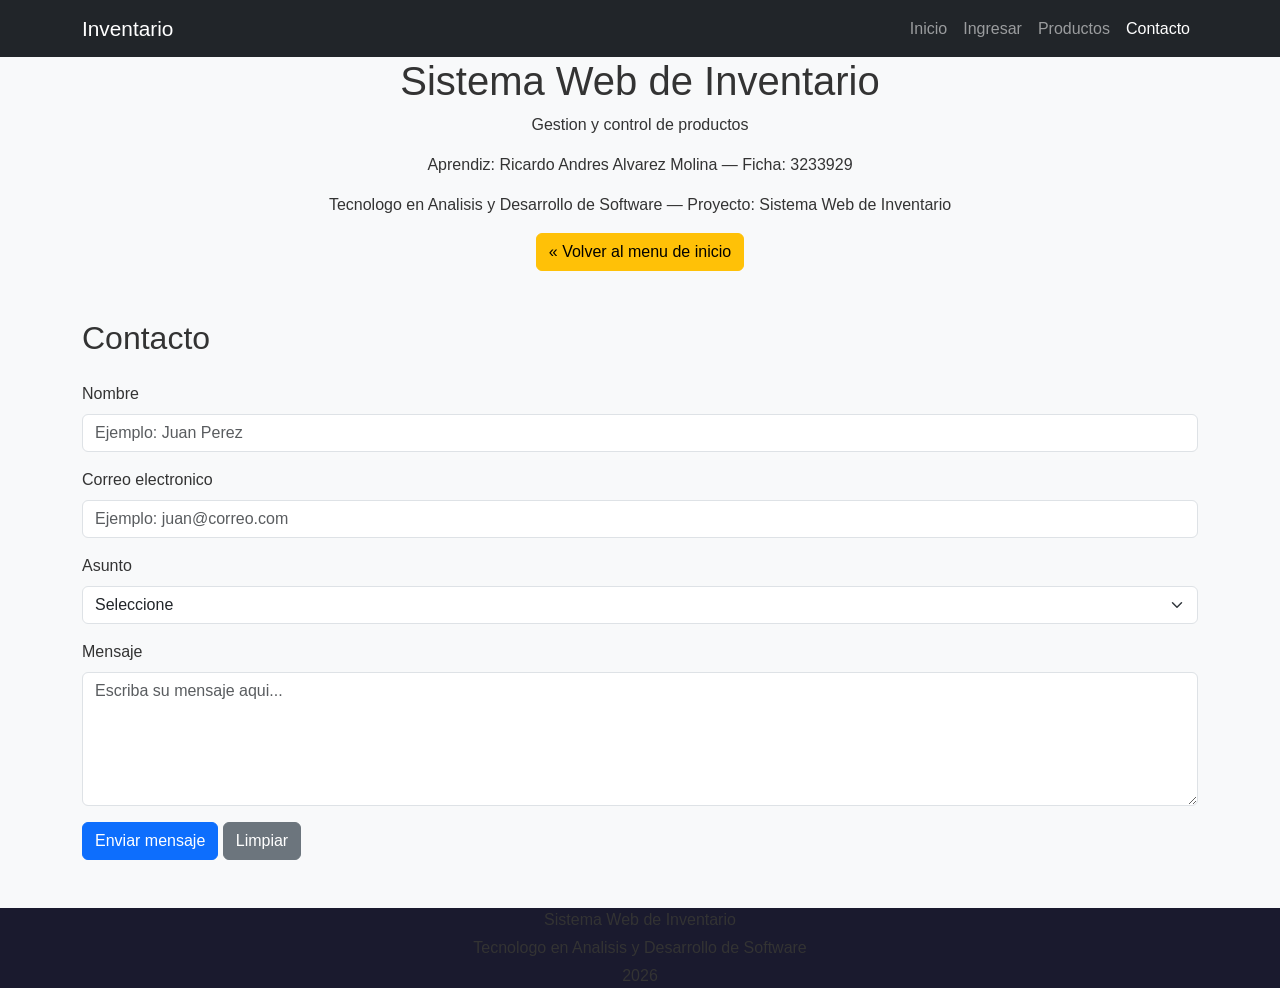
<file: src/main/resources/static/contactos.html>
<!DOCTYPE html>
<html lang="es">
<head>
  <meta charset="UTF-8">
  <meta name="viewport" content="width=device-width, initial-scale=1.0">
  <title>Sistema Web de Inventario | Contacto</title>
  <link rel="stylesheet" href="css/bootstrap/bootstrap.min.css">
  <link rel="stylesheet" href="css/estilos.css">
</head>
<body>

  <nav class="navbar navbar-expand-lg bg-dark navbar-dark">
    <div class="container">
      <a class="navbar-brand" href="index.html">Inventario</a>
      <button class="navbar-toggler" type="button" data-bs-toggle="collapse"
              data-bs-target="#menuNavegacion" aria-controls="menuNavegacion"
              aria-expanded="false" aria-label="Abrir menu de navegacion">
        <span class="navbar-toggler-icon"></span>
      </button>
      <div class="collapse navbar-collapse" id="menuNavegacion">
        <ul class="navbar-nav ms-auto">
          <li class="nav-item">
            <a class="nav-link" href="index.html">Inicio</a>
          </li>
          <li class="nav-item">
            <a class="nav-link" href="registrar.html">Ingresar</a>
          </li>
          <li class="nav-item">
            <a class="nav-link" href="productos.html">Productos</a>
          </li>
          <li class="nav-item">
            <a class="nav-link active" aria-current="page" href="contactos.html">Contacto</a>
          </li>
        </ul>
      </div>
    </div>
  </nav>

  <header class="text-center">
    <h1>Sistema Web de Inventario</h1>
    <p>Gestion y control de productos</p>
    <p>Aprendiz: Ricardo Andres Alvarez Molina &mdash; Ficha: 3233929</p>
    <p>Tecnologo en Analisis y Desarrollo de Software &mdash; Proyecto: Sistema Web de Inventario</p>
    <p class="mt-3 mb-0">
      <a class="btn btn-warning" href="index.html">&laquo; Volver al menu de inicio</a>
    </p>
  </header>

  <main class="container my-5">

    <section>
      <h2 class="mb-4">Contacto</h2>

      <div id="mensaje"></div>

      <form id="formContacto" class="formulario">
        <div class="mb-3">
          <label for="nombreContacto" class="form-label">Nombre</label>
          <input type="text" class="form-control" id="nombreContacto" name="nombreContacto"
                 placeholder="Ejemplo: Juan Perez" required>
        </div>

        <div class="mb-3">
          <label for="correoContacto" class="form-label">Correo electronico</label>
          <input type="email" class="form-control" id="correoContacto" name="correoContacto"
                 placeholder="Ejemplo: juan@correo.com" required>
        </div>

        <div class="mb-3">
          <label for="asuntoContacto" class="form-label">Asunto</label>
          <select class="form-select" id="asuntoContacto" name="asuntoContacto" required>
            <option value="">Seleccione</option>
            <option>Soporte tecnico</option>
            <option>Consulta general</option>
            <option>Sugerencia</option>
            <option>Otro</option>
          </select>
        </div>

        <div class="mb-3">
          <label for="mensajeContacto" class="form-label">Mensaje</label>
          <textarea class="form-control" id="mensajeContacto" name="mensajeContacto"
                    rows="5" placeholder="Escriba su mensaje aqui..." required></textarea>
        </div>

        <button type="submit" class="btn btn-primary">Enviar mensaje</button>
        <button type="reset" class="btn btn-secondary">Limpiar</button>
      </form>
    </section>

  </main>

  <footer class="text-center">
    <p class="mb-1">Sistema Web de Inventario</p>
    <p class="mb-1">Tecnologo en Analisis y Desarrollo de Software</p>
    <p class="mb-0">2026</p>
  </footer>

  <script src="js/bootstrap/bootstrap.bundle.min.js"></script>
  <script src="js/app.js"></script>
</body>
</html>
</file>
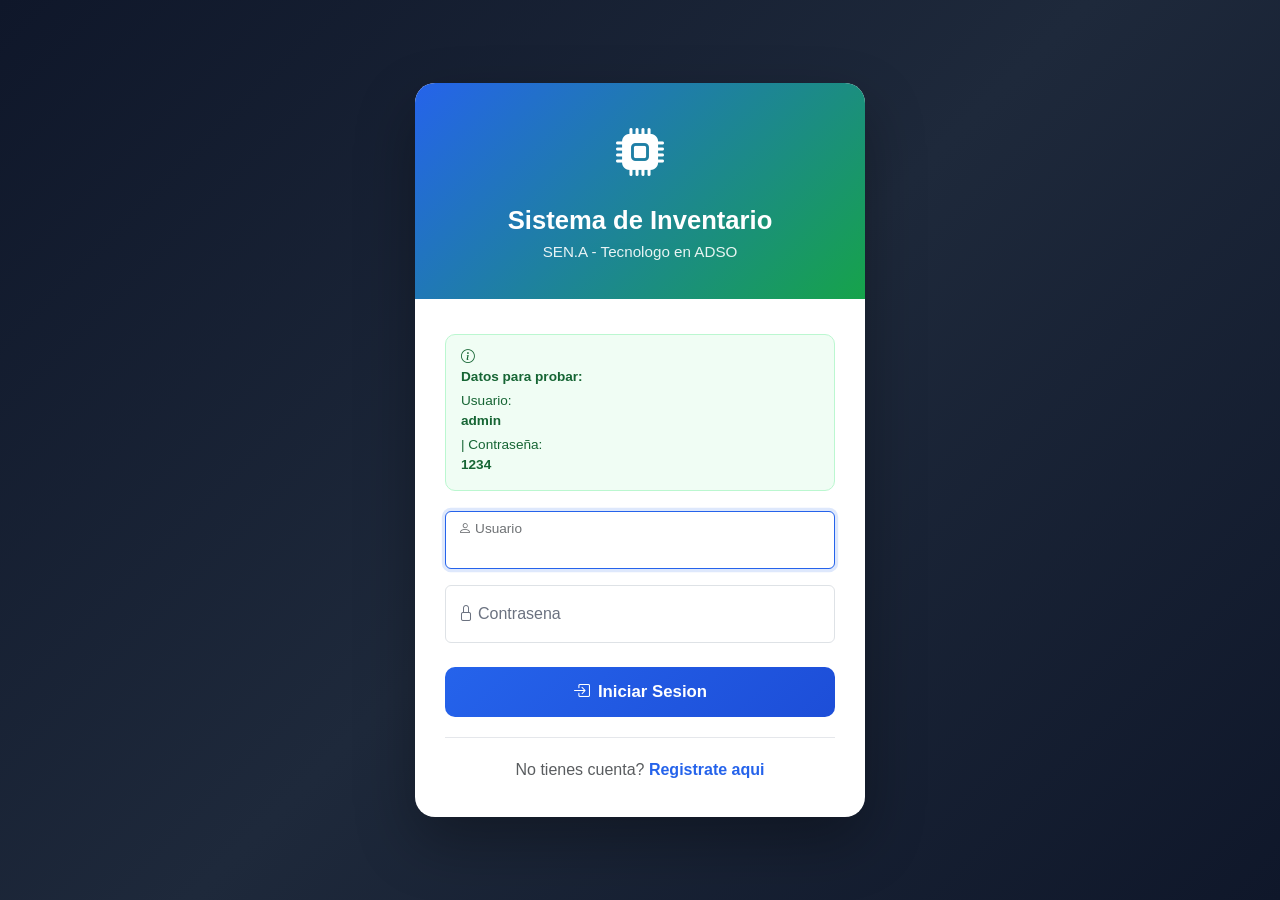
<file: src/main/resources/static/login.html>
<!DOCTYPE html>
<html lang="es">
<head>
    <meta charset="UTF-8">
    <meta name="viewport" content="width=device-width, initial-scale=1.0">
    <title>Iniciar Sesion - Sistema de Inventario</title>
    <link href="https://cdn.jsdelivr.net/npm/bootstrap@5.3.3/dist/css/bootstrap.min.css" rel="stylesheet">
    <link rel="stylesheet" href="https://cdn.jsdelivr.net/npm/bootstrap-icons@1.11.3/font/bootstrap-icons.min.css">
    <style>
        body {
            min-height: 100vh;
            background: linear-gradient(135deg, #0f172a 0%, #1e293b 50%, #0f172a 100%);
            display: flex;
            align-items: center;
            justify-content: center;
            font-family: 'Segoe UI', Tahoma, Geneva, Verdana, sans-serif;
        }
        .login-card {
            background: white;
            border-radius: 20px;
            box-shadow: 0 25px 60px rgba(0,0,0,0.3);
            overflow: hidden;
            max-width: 450px;
            width: 100%;
        }
        .login-header {
            background: linear-gradient(135deg, #2563eb 0%, #16a34a 100%);
            color: white;
            padding: 35px 30px;
            text-align: center;
        }
        .login-header i {
            font-size: 3rem;
            margin-bottom: 15px;
            display: block;
        }
        .login-header h1 {
            font-size: 1.6rem;
            font-weight: 700;
            margin-bottom: 5px;
        }
        .login-header p {
            opacity: 0.9;
            font-size: 0.95rem;
            margin: 0;
        }
        .login-body {
            padding: 35px 30px;
        }
        .form-floating label {
            color: #6b7280;
        }
        .form-control:focus {
            border-color: #2563eb;
            box-shadow: 0 0 0 0.2rem rgba(37, 99, 235, 0.15);
        }
        .btn-login {
            background: linear-gradient(135deg, #2563eb 0%, #1d4ed8 100%);
            border: none;
            padding: 12px;
            font-weight: 600;
            font-size: 1.05rem;
            border-radius: 10px;
            transition: all 0.3s;
        }
        .btn-login:hover {
            transform: translateY(-2px);
            box-shadow: 0 8px 25px rgba(37, 99, 235, 0.3);
        }
        .register-link {
            text-align: center;
            margin-top: 20px;
            padding-top: 20px;
            border-top: 1px solid #e5e7eb;
        }
        .register-link a {
            color: #2563eb;
            text-decoration: none;
            font-weight: 600;
        }
        .register-link a:hover {
            text-decoration: underline;
        }
        .demo-info {
            background: #f0fdf4;
            border: 1px solid #bbf7d0;
            border-radius: 10px;
            padding: 12px 15px;
            margin-bottom: 20px;
            font-size: 0.85rem;
            color: #166534;
        }
        .demo-info strong {
            display: block;
            margin-bottom: 3px;
        }
    </style>
</head>
<body>
    <div class="login-card">
        <div class="login-header">
            <i class="bi bi-cpu-fill"></i>
            <h1>Sistema de Inventario</h1>
            <p>SEN.A - Tecnologo en ADSO</p>
        </div>
        <div class="login-body">
            <div class="demo-info">
                <i class="bi bi-info-circle me-1"></i>
                <strong>Datos para probar:</strong>
                Usuario: <strong>admin</strong> | Contraseña: <strong>1234</strong>
            </div>

            <div id="alerta" class="alert alert-danger d-none" role="alert"></div>

            <form id="loginForm" onsubmit="iniciarSesion(event)">
                <div class="form-floating mb-3">
                    <input type="text" class="form-control" id="username" placeholder="Usuario" required autofocus>
                    <label for="username"><i class="bi bi-person me-1"></i>Usuario</label>
                </div>
                <div class="form-floating mb-4">
                    <input type="password" class="form-control" id="password" placeholder="Contrasena" required>
                    <label for="password"><i class="bi bi-lock me-1"></i>Contrasena</label>
                </div>
                <button type="submit" class="btn btn-login btn-primary w-100 text-white">
                    <i class="bi bi-box-arrow-in-right me-2"></i>Iniciar Sesion
                </button>
            </form>

            <div class="register-link">
                <p class="text-muted mb-0">No tienes cuenta? <a href="registro.html">Registrate aqui</a></p>
            </div>
        </div>
    </div>

    <script>
        async function iniciarSesion(e) {
            e.preventDefault();
            const alerta = document.getElementById('alerta');
            alerta.classList.add('d-none');

            const username = document.getElementById('username').value;
            const password = document.getElementById('password').value;

            try {
                const resp = await fetch('/api/login', {
                    method: 'POST',
                    headers: { 'Content-Type': 'application/json' },
                    body: JSON.stringify({ username, password })
                });

                const data = await resp.json();

                if (resp.ok) {
                    window.location.href = '/index.html';
                } else {
                    alerta.textContent = data.error || 'Usuario o contrasena incorrectos';
                    alerta.classList.remove('d-none');
                }
            } catch (err) {
                alerta.textContent = 'Error de conexion con el servidor';
                alerta.classList.remove('d-none');
            }
        }
    </script>
</body>
</html>
</file>
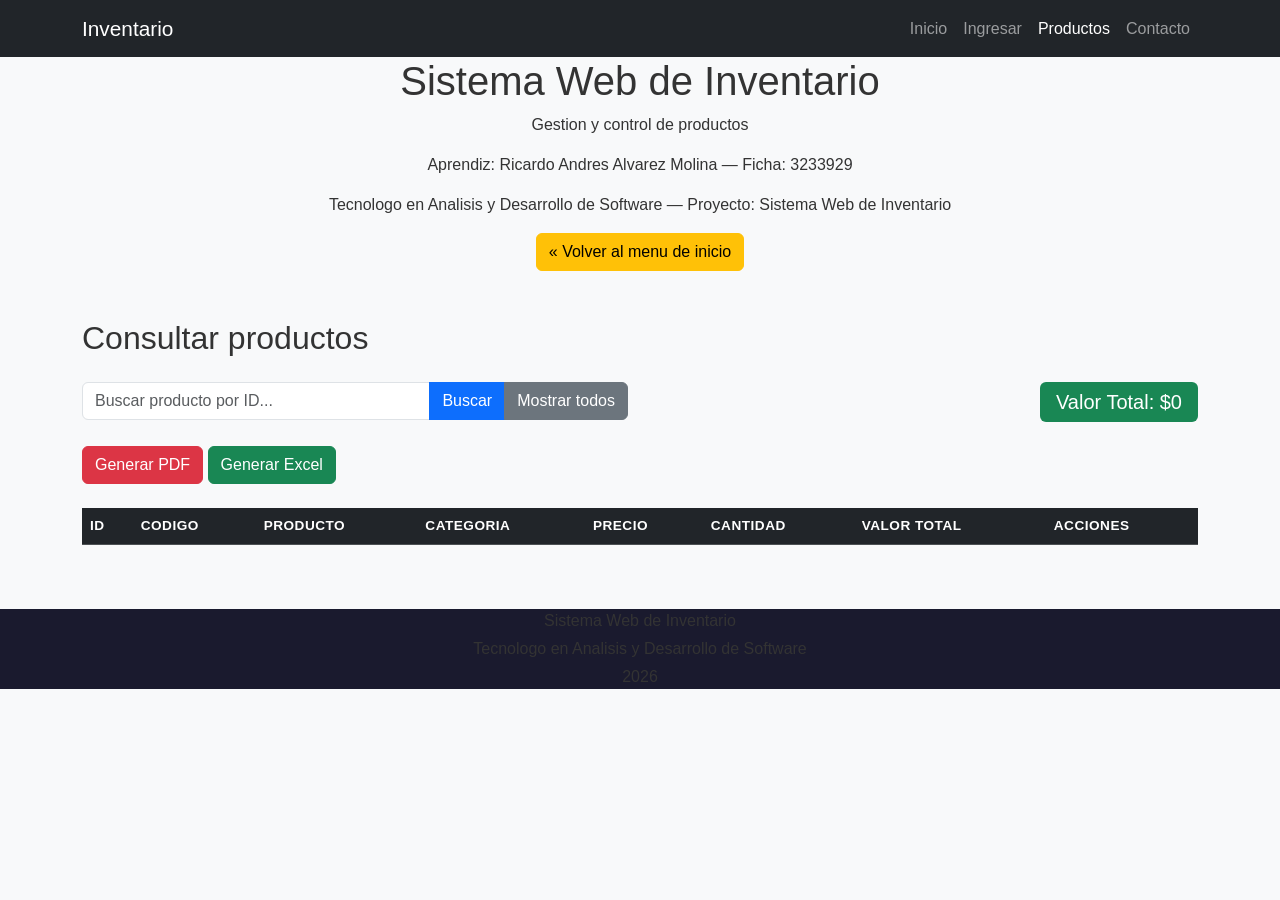
<file: src/main/resources/static/productos.html>
<!DOCTYPE html>
<html lang="es">
<head>
  <meta charset="UTF-8">
  <meta name="viewport" content="width=device-width, initial-scale=1.0">
  <title>Sistema Web de Inventario | Consultar productos</title>
  <link rel="stylesheet" href="css/bootstrap/bootstrap.min.css">
  <link rel="stylesheet" href="css/estilos.css">
</head>
<body>

  <nav class="navbar navbar-expand-lg bg-dark navbar-dark">
    <div class="container">
      <a class="navbar-brand" href="index.html">Inventario</a>
      <button class="navbar-toggler" type="button" data-bs-toggle="collapse"
              data-bs-target="#menuNavegacion" aria-controls="menuNavegacion"
              aria-expanded="false" aria-label="Abrir menu de navegacion">
        <span class="navbar-toggler-icon"></span>
      </button>
      <div class="collapse navbar-collapse" id="menuNavegacion">
        <ul class="navbar-nav ms-auto">
          <li class="nav-item">
            <a class="nav-link" href="index.html">Inicio</a>
          </li>
          <li class="nav-item">
            <a class="nav-link" href="registrar.html">Ingresar</a>
          </li>
          <li class="nav-item">
            <a class="nav-link active" aria-current="page" href="productos.html">Productos</a>
          </li>
          <li class="nav-item">
            <a class="nav-link" href="contactos.html">Contacto</a>
          </li>
        </ul>
      </div>
    </div>
  </nav>

  <header class="text-center">
    <h1>Sistema Web de Inventario</h1>
    <p>Gestion y control de productos</p>
    <p>Aprendiz: Ricardo Andres Alvarez Molina &mdash; Ficha: 3233929</p>
    <p>Tecnologo en Analisis y Desarrollo de Software &mdash; Proyecto: Sistema Web de Inventario</p>
    <p class="mt-3 mb-0">
      <a class="btn btn-warning" href="index.html">&laquo; Volver al menu de inicio</a>
    </p>
  </header>

  <main class="container my-5">

    <section>
      <h2 class="mb-4">Consultar productos</h2>

      <!-- Barra de busqueda -->
      <div class="row mb-4">
        <div class="col-md-6">
          <div class="input-group">
            <input type="number" id="buscarId" class="form-control" placeholder="Buscar producto por ID...">
            <button class="btn btn-primary" onclick="buscarProductoPorId()">Buscar</button>
            <button class="btn btn-secondary" onclick="cargarProductos()">Mostrar todos</button>
          </div>
        </div>
        <div class="col-md-6 text-end">
          <span class="badge bg-success fs-5">Valor Total: <span id="valorTotal">$0</span></span>
        </div>
      </div>

      <!-- Botones de exportacion -->
      <div class="row mb-4">
        <div class="col-md-12">
          <a href="/exportar-pdf" class="btn btn-danger">
            Generar PDF
          </a>
          <a href="/exportar-excel" class="btn btn-success">
            Generar Excel
          </a>
        </div>
      </div>

      <!-- Tabla de productos -->
      <div class="table-responsive">
        <table class="table table-striped table-hover">
          <thead class="table-dark">
            <tr>
              <th>ID</th>
              <th>Codigo</th>
              <th>Producto</th>
              <th>Categoria</th>
              <th>Precio</th>
              <th>Cantidad</th>
              <th>Valor Total</th>
              <th>Acciones</th>
            </tr>
          </thead>
          <tbody id="tablaProductos">
          </tbody>
        </table>
      </div>
    </section>

  </main>

  <footer class="text-center">
    <p class="mb-1">Sistema Web de Inventario</p>
    <p class="mb-1">Tecnologo en Analisis y Desarrollo de Software</p>
    <p class="mb-0">2026</p>
  </footer>

  <script src="js/bootstrap/bootstrap.bundle.min.js"></script>
  <script src="js/app.js"></script>
</body>
</html>
</file>
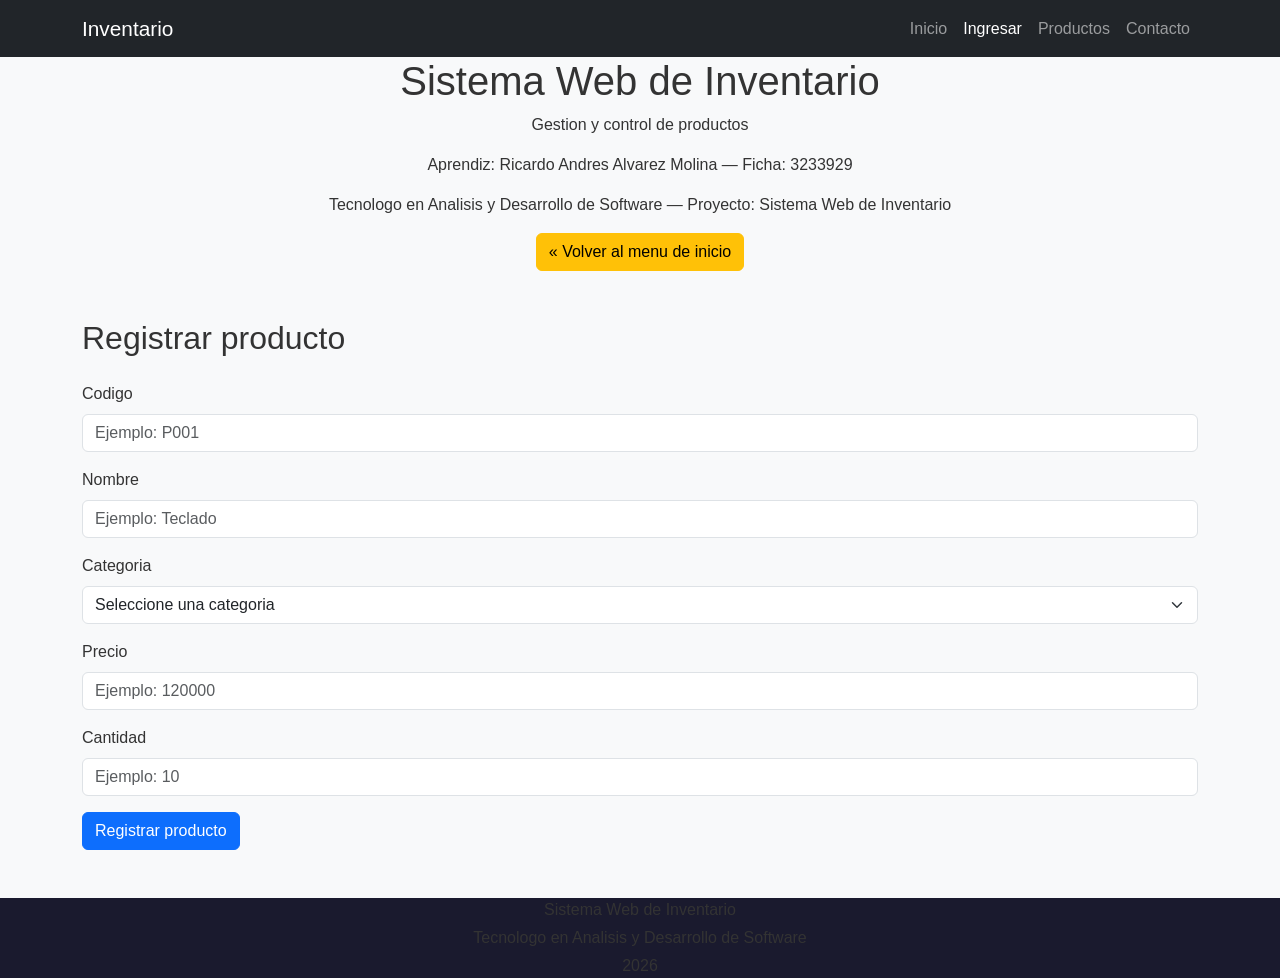
<file: src/main/resources/static/registrar.html>
<!DOCTYPE html>
<html lang="es">
<head>
  <meta charset="UTF-8">
  <meta name="viewport" content="width=device-width, initial-scale=1.0">
  <title>Sistema Web de Inventario | Registrar producto</title>
  <link rel="stylesheet" href="css/bootstrap/bootstrap.min.css">
  <link rel="stylesheet" href="css/estilos.css">
</head>
<body>

  <nav class="navbar navbar-expand-lg bg-dark navbar-dark">
    <div class="container">
      <a class="navbar-brand" href="index.html">Inventario</a>
      <button class="navbar-toggler" type="button" data-bs-toggle="collapse"
              data-bs-target="#menuNavegacion" aria-controls="menuNavegacion"
              aria-expanded="false" aria-label="Abrir menu de navegacion">
        <span class="navbar-toggler-icon"></span>
      </button>
      <div class="collapse navbar-collapse" id="menuNavegacion">
        <ul class="navbar-nav ms-auto">
          <li class="nav-item">
            <a class="nav-link" href="index.html">Inicio</a>
          </li>
          <li class="nav-item">
            <a class="nav-link active" aria-current="page" href="registrar.html">Ingresar</a>
          </li>
          <li class="nav-item">
            <a class="nav-link" href="productos.html">Productos</a>
          </li>
          <li class="nav-item">
            <a class="nav-link" href="contactos.html">Contacto</a>
          </li>
        </ul>
      </div>
    </div>
  </nav>

  <header class="text-center">
    <h1>Sistema Web de Inventario</h1>
    <p>Gestion y control de productos</p>
    <p>Aprendiz: Ricardo Andres Alvarez Molina &mdash; Ficha: 3233929</p>
    <p>Tecnologo en Analisis y Desarrollo de Software &mdash; Proyecto: Sistema Web de Inventario</p>
    <p class="mt-3 mb-0">
      <a class="btn btn-warning" href="index.html">&laquo; Volver al menu de inicio</a>
    </p>
  </header>

  <main class="container my-5">

    <section>
      <h2 class="mb-4" id="tituloForm">Registrar producto</h2>

      <form id="formProducto">

        <div class="mb-3">
          <label for="codigo" class="form-label">Codigo</label>
          <input type="text" id="codigo" class="form-control" placeholder="Ejemplo: P001" required>
        </div>

        <div class="mb-3">
          <label for="nombre" class="form-label">Nombre</label>
          <input type="text" id="nombre" class="form-control" placeholder="Ejemplo: Teclado" required>
        </div>

        <div class="mb-3">
          <label for="categoria" class="form-label">Categoria</label>
          <select id="categoria" class="form-select" required>
            <option value="">Seleccione una categoria</option>
            <option value="Tecnologia">Tecnologia</option>
            <option value="Accesorios">Accesorios</option>
            <option value="Electrodomesticos">Electrodomesticos</option>
            <option value="Muebles">Muebles</option>
            <option value="Papeleria">Papeleria</option>
            <option value="Herramientas">Herramientas</option>
            <option value="Otros">Otros</option>
          </select>
        </div>

        <div class="mb-3">
          <label for="precio" class="form-label">Precio</label>
          <input type="number" id="precio" class="form-control" placeholder="Ejemplo: 120000" required>
        </div>

        <div class="mb-3">
          <label for="cantidad" class="form-label">Cantidad</label>
          <input type="number" id="cantidad" class="form-control" placeholder="Ejemplo: 10" required>
        </div>

        <button type="submit" class="btn btn-primary" id="btnFormulario">
          Registrar producto
        </button>

      </form>
    </section>

  </main>

  <footer class="text-center">
    <p class="mb-1">Sistema Web de Inventario</p>
    <p class="mb-1">Tecnologo en Analisis y Desarrollo de Software</p>
    <p class="mb-0">2026</p>
  </footer>

  <script src="js/bootstrap/bootstrap.bundle.min.js"></script>
  <script src="js/app.js"></script>
</body>
</html>
</file>
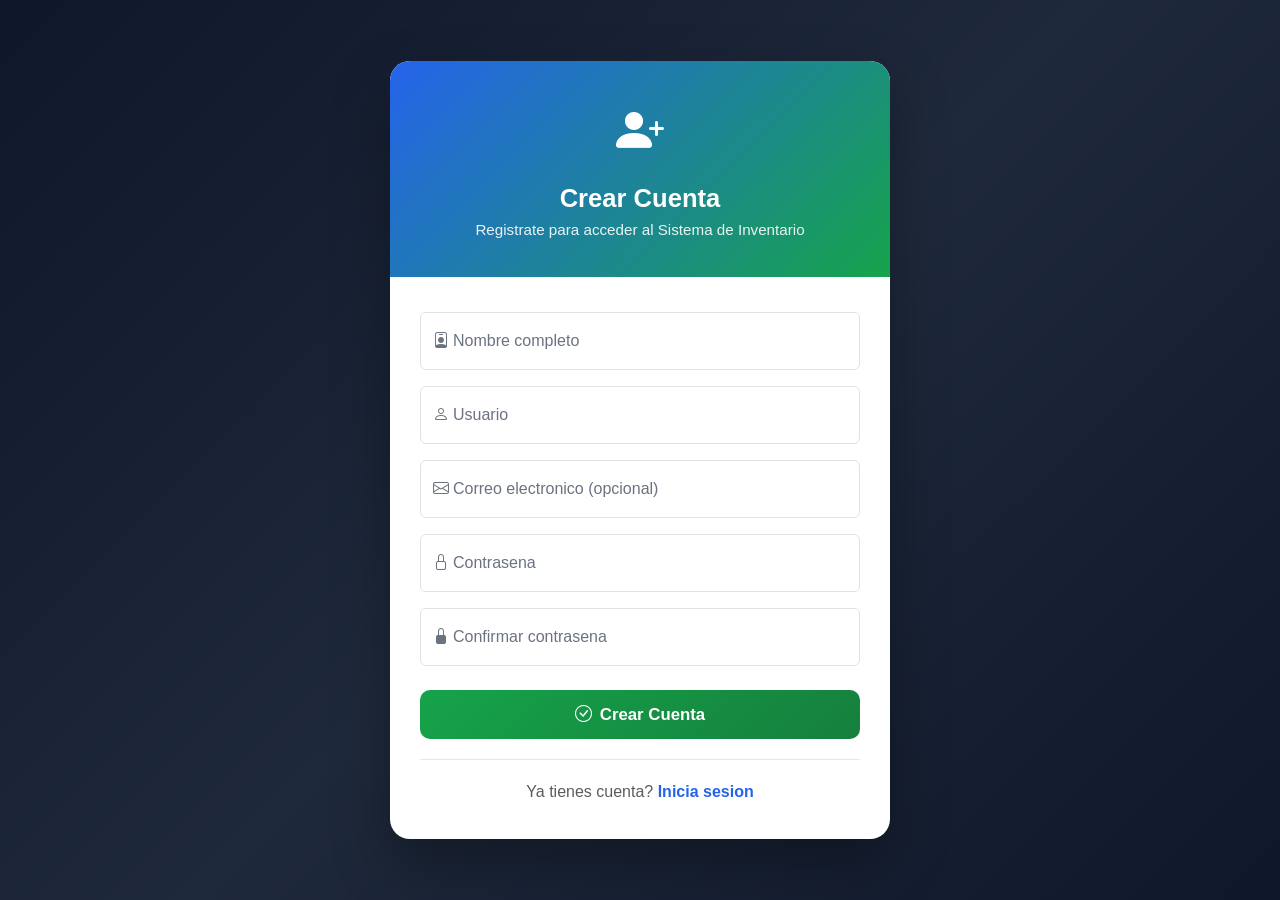
<file: src/main/resources/static/registro.html>
<!DOCTYPE html>
<html lang="es">
<head>
    <meta charset="UTF-8">
    <meta name="viewport" content="width=device-width, initial-scale=1.0">
    <title>Registro - Sistema de Inventario</title>
    <link href="https://cdn.jsdelivr.net/npm/bootstrap@5.3.3/dist/css/bootstrap.min.css" rel="stylesheet">
    <link rel="stylesheet" href="https://cdn.jsdelivr.net/npm/bootstrap-icons@1.11.3/font/bootstrap-icons.min.css">
    <style>
        body {
            min-height: 100vh;
            background: linear-gradient(135deg, #0f172a 0%, #1e293b 50%, #0f172a 100%);
            display: flex;
            align-items: center;
            justify-content: center;
            font-family: 'Segoe UI', Tahoma, Geneva, Verdana, sans-serif;
            padding: 20px;
        }
        .register-card {
            background: white;
            border-radius: 20px;
            box-shadow: 0 25px 60px rgba(0,0,0,0.3);
            overflow: hidden;
            max-width: 500px;
            width: 100%;
        }
        .register-header {
            background: linear-gradient(135deg, #2563eb 0%, #16a34a 100%);
            color: white;
            padding: 35px 30px;
            text-align: center;
        }
        .register-header i {
            font-size: 3rem;
            margin-bottom: 15px;
            display: block;
        }
        .register-header h1 {
            font-size: 1.6rem;
            font-weight: 700;
            margin-bottom: 5px;
        }
        .register-header p {
            opacity: 0.9;
            font-size: 0.95rem;
            margin: 0;
        }
        .register-body {
            padding: 35px 30px;
        }
        .form-floating label {
            color: #6b7280;
        }
        .form-control:focus {
            border-color: #2563eb;
            box-shadow: 0 0 0 0.2rem rgba(37, 99, 235, 0.15);
        }
        .btn-register {
            background: linear-gradient(135deg, #16a34a 0%, #15803d 100%);
            border: none;
            padding: 12px;
            font-weight: 600;
            font-size: 1.05rem;
            border-radius: 10px;
            transition: all 0.3s;
        }
        .btn-register:hover {
            transform: translateY(-2px);
            box-shadow: 0 8px 25px rgba(22, 163, 74, 0.3);
        }
        .login-link {
            text-align: center;
            margin-top: 20px;
            padding-top: 20px;
            border-top: 1px solid #e5e7eb;
        }
        .login-link a {
            color: #2563eb;
            text-decoration: none;
            font-weight: 600;
        }
        .login-link a:hover {
            text-decoration: underline;
        }
    </style>
</head>
<body>
    <div class="register-card">
        <div class="register-header">
            <i class="bi bi-person-plus-fill"></i>
            <h1>Crear Cuenta</h1>
            <p>Registrate para acceder al Sistema de Inventario</p>
        </div>
        <div class="register-body">
            <div id="alerta" class="alert alert-danger d-none" role="alert"></div>
            <div id="alertaExito" class="alert alert-success d-none" role="alert"></div>

            <form id="registerForm" onsubmit="registrarUsuario(event)">
                <div class="form-floating mb-3">
                    <input type="text" class="form-control" id="nombre" placeholder="Nombre completo" required>
                    <label for="nombre"><i class="bi bi-person-badge me-1"></i>Nombre completo</label>
                </div>
                <div class="form-floating mb-3">
                    <input type="text" class="form-control" id="username" placeholder="Usuario" required>
                    <label for="username"><i class="bi bi-person me-1"></i>Usuario</label>
                </div>
                <div class="form-floating mb-3">
                    <input type="email" class="form-control" id="email" placeholder="Correo electronico">
                    <label for="email"><i class="bi bi-envelope me-1"></i>Correo electronico (opcional)</label>
                </div>
                <div class="form-floating mb-3">
                    <input type="password" class="form-control" id="password" placeholder="Contrasena" required minlength="4">
                    <label for="password"><i class="bi bi-lock me-1"></i>Contrasena</label>
                </div>
                <div class="form-floating mb-4">
                    <input type="password" class="form-control" id="confirmPassword" placeholder="Confirmar contrasena" required minlength="4">
                    <label for="confirmPassword"><i class="bi bi-lock-fill me-1"></i>Confirmar contrasena</label>
                </div>
                <button type="submit" class="btn btn-register btn-success w-100 text-white">
                    <i class="bi bi-check-circle me-2"></i>Crear Cuenta
                </button>
            </form>

            <div class="login-link">
                <p class="text-muted mb-0">Ya tienes cuenta? <a href="login.html">Inicia sesion</a></p>
            </div>
        </div>
    </div>

    <script>
        async function registrarUsuario(e) {
            e.preventDefault();
            const alerta = document.getElementById('alerta');
            const alertaExito = document.getElementById('alertaExito');
            alerta.classList.add('d-none');
            alertaExito.classList.add('d-none');

            const nombre = document.getElementById('nombre').value;
            const username = document.getElementById('username').value;
            const email = document.getElementById('email').value;
            const password = document.getElementById('password').value;
            const confirmPassword = document.getElementById('confirmPassword').value;

            if (password !== confirmPassword) {
                alerta.textContent = 'Las contrasenas no coinciden';
                alerta.classList.remove('d-none');
                return;
            }

            try {
                const resp = await fetch('/api/registro', {
                    method: 'POST',
                    headers: { 'Content-Type': 'application/json' },
                    body: JSON.stringify({ nombre, username, email, password })
                });

                const data = await resp.json();

                if (resp.ok) {
                    alertaExito.textContent = 'Cuenta creada correctamente. Redirigiendo al login...';
                    alertaExito.classList.remove('d-none');
                    setTimeout(() => {
                        window.location.href = '/login.html';
                    }, 2000);
                } else {
                    alerta.textContent = data.error || 'Error al crear la cuenta';
                    alerta.classList.remove('d-none');
                }
            } catch (err) {
                alerta.textContent = 'Error de conexion con el servidor';
                alerta.classList.remove('d-none');
            }
        }
    </script>
</body>
</html>
</file>
<file: src/main/resources/static/css/estilos.css>
/* ============================================================
   estilos.css — Sistema de Inventario SENA
   ============================================================ */

* {
  box-sizing: border-box;
}

body {
  margin: 0;
  font-family: 'Segoe UI', Tahoma, Geneva, Verdana, sans-serif;
  background-color: #f8f9fa;
  color: #333;
}

/* Header Gradient */
.header-gradient {
  background: linear-gradient(135deg, #1a237e 0%, #0d47a1 50%, #01579b 100%);
}

/* Secciones SPA */
.seccion-vista {
  display: none;
}

.seccion-vista.activa {
  display: block;
  animation: fadeIn 0.3s ease-in;
}

@keyframes fadeIn {
  from { opacity: 0; transform: translateY(10px); }
  to { opacity: 1; transform: translateY(0); }
}

/* Tarjetas de estadisticas */
.stat-card {
  border: none;
  border-radius: 1rem;
  transition: transform 0.2s ease, box-shadow 0.2s ease;
}

.stat-card:hover {
  transform: translateY(-5px);
  box-shadow: 0 8px 25px rgba(0,0,0,0.15) !important;
}

.tarjeta-info.success .card-body { border-left: 4px solid #198754; }
.tarjeta-info.danger .card-body { border-left: 4px solid #dc3545; }
.tarjeta-info.warning .card-body { border-left: 4px solid #ffc107; }
.tarjeta-info .card-body { border-left: 4px solid #0d6efd; }

/* Tarjetas de acceso rapido */
.quick-access-card {
  cursor: pointer;
  transition: transform 0.2s ease, box-shadow 0.2s ease;
}

.quick-access-card:hover {
  transform: translateY(-8px);
  box-shadow: 0 12px 30px rgba(0,0,0,0.2) !important;
}

/* Navbar */
.navbar-brand {
  font-size: 1.3rem;
}

/* Tablas */
.table thead th {
  font-weight: 600;
  letter-spacing: 0.5px;
  font-size: 0.85rem;
  text-transform: uppercase;
}

/* Badges de estado */
.badge {
  font-weight: 500;
  padding: 0.5em 0.8em;
}

/* Footer */
footer {
  background-color: #1a1a2e !important;
}

/* Formularios */
.form-control:focus,
.form-select:focus {
  border-color: #0d6efd;
  box-shadow: 0 0 0 0.2rem rgba(13, 110, 253, 0.15);
}

/* Responsive */
@media (max-width: 768px) {
  .header-gradient h1 {
    font-size: 1.8rem;
  }

  .stat-card .card-body h2 {
    font-size: 1.5rem;
  }

  .quick-access-card .card-body {
    padding: 1.5rem !important;
  }
}
</file>
